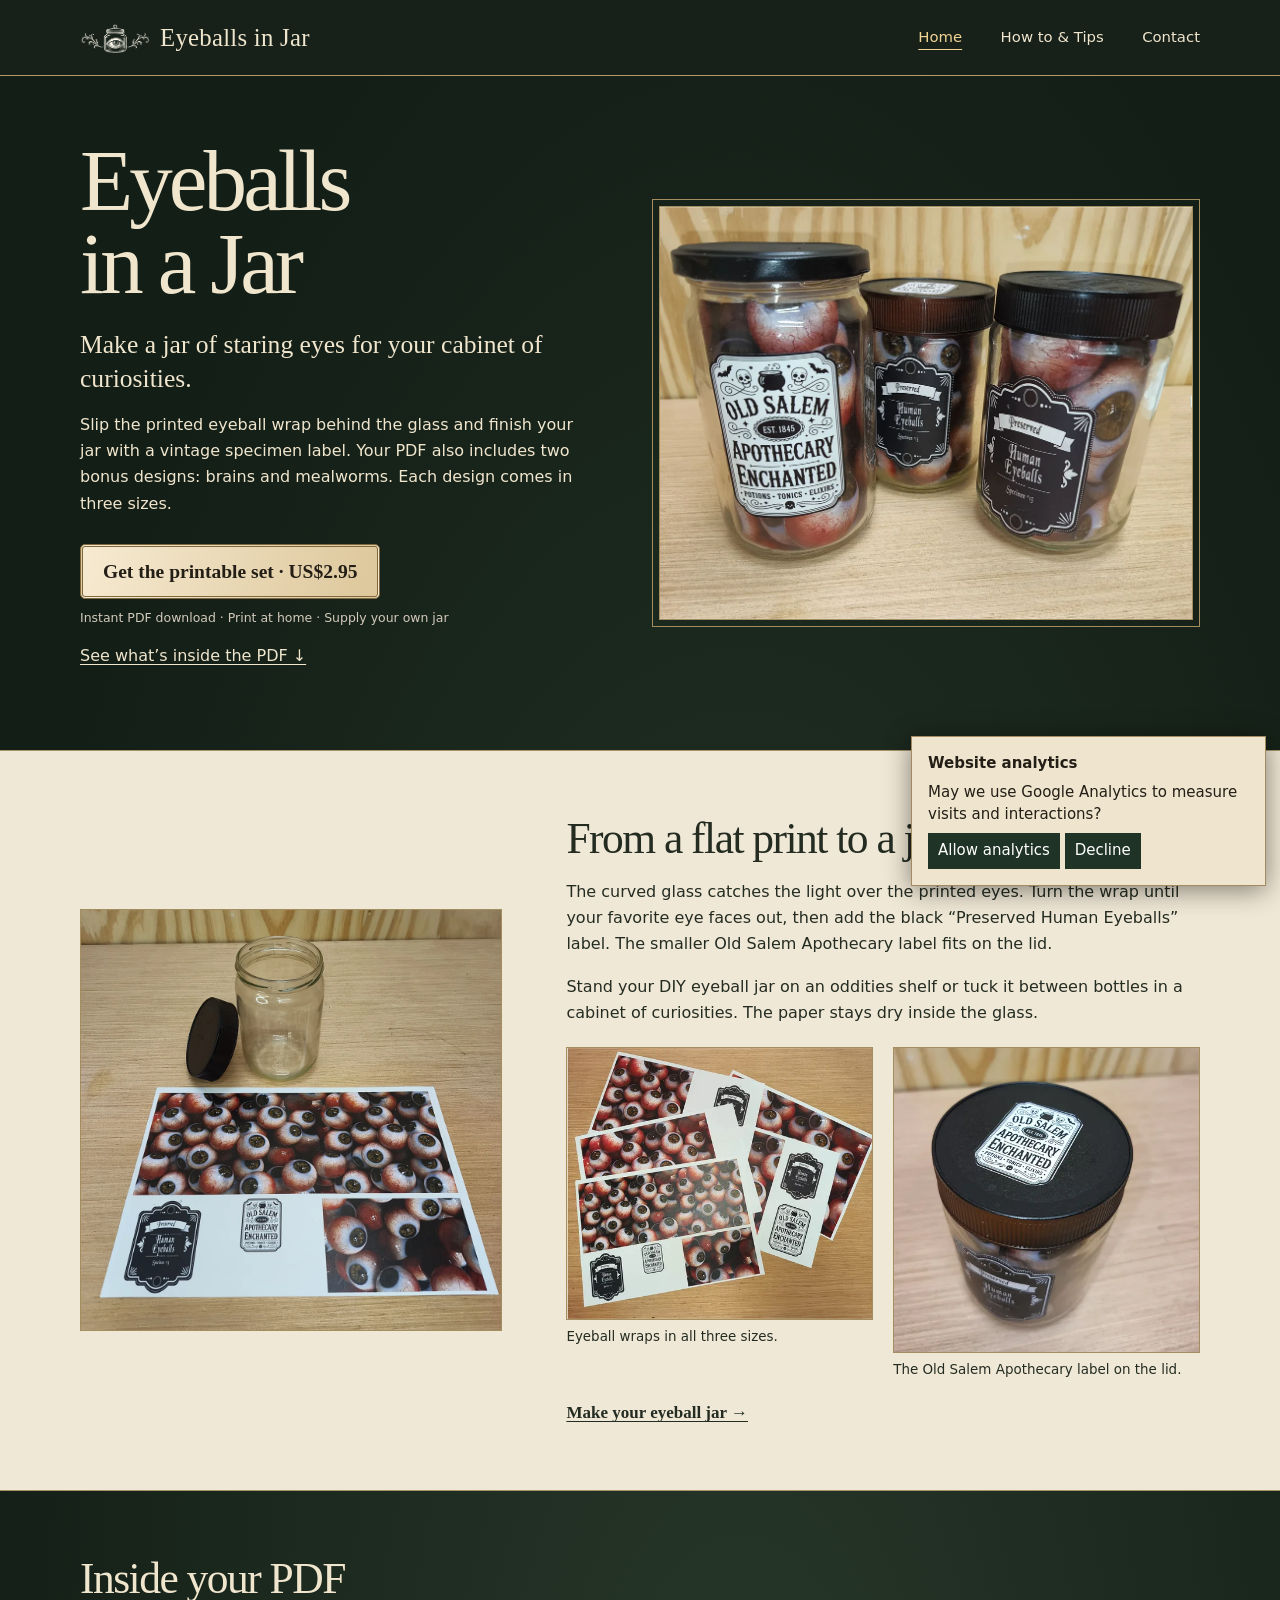
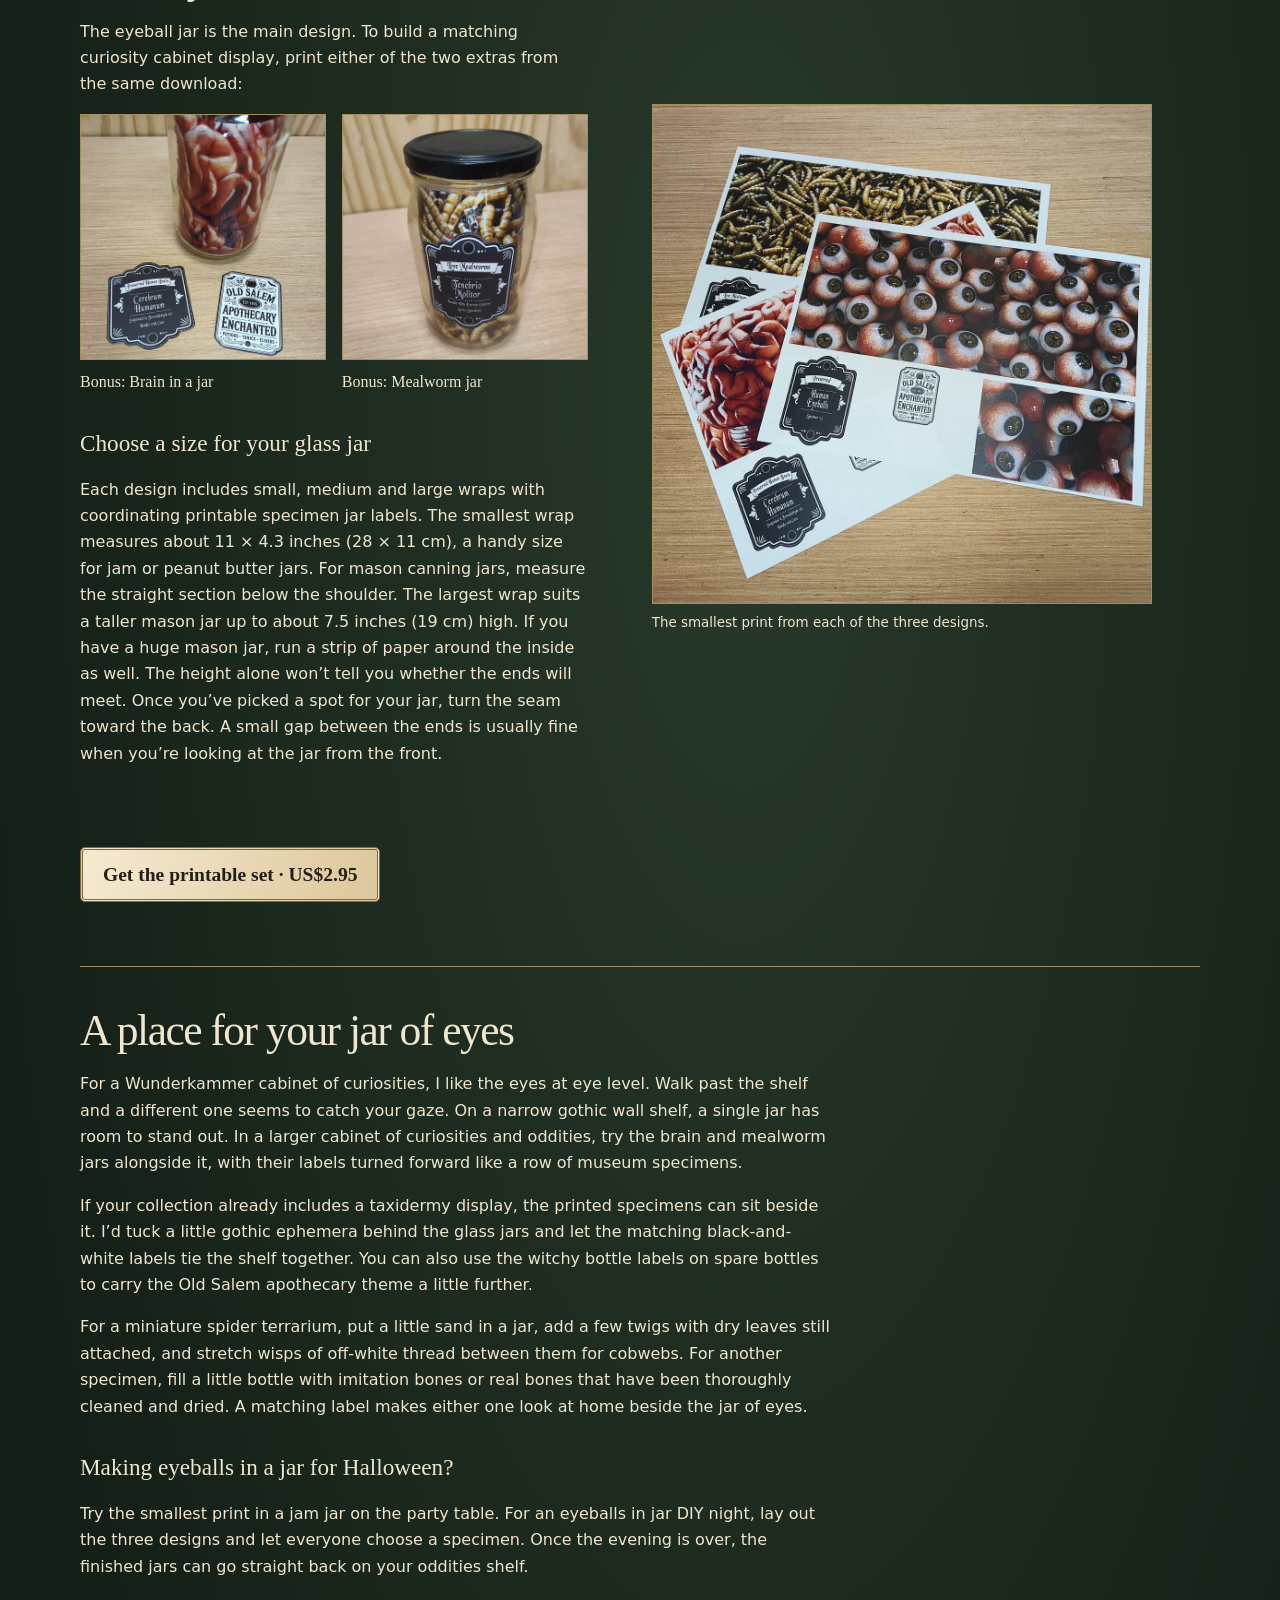
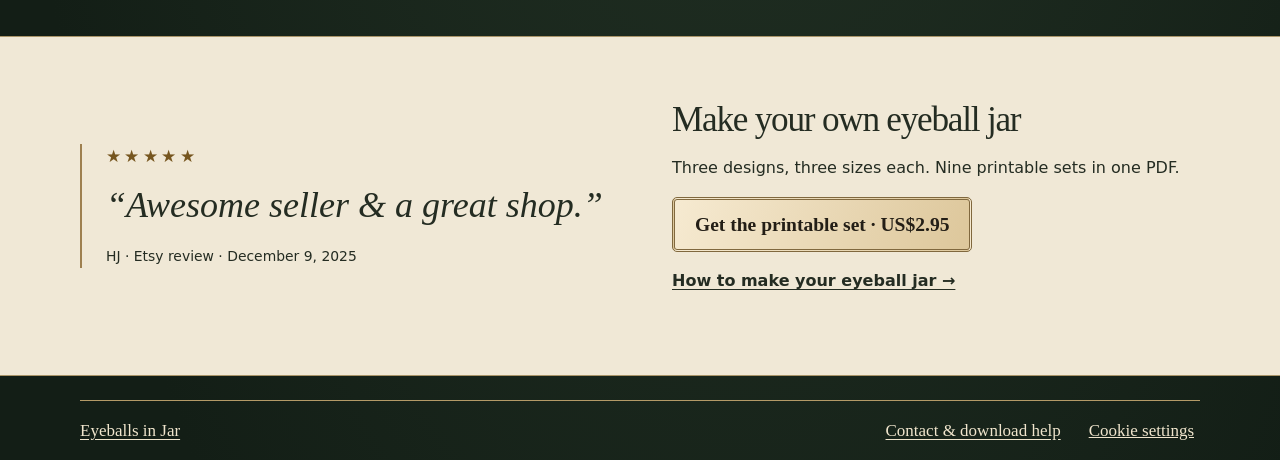
<file: index.html>
<!doctype html>
<html lang="en"><head><meta charset="utf-8"><meta name="viewport" content="width=device-width,initial-scale=1">
<title>Eyeballs in a Jar Printable | DIY Eyeball Jar & Bonus Designs</title><meta name="description" content="Make an eyeball jar for your cabinet of curiosities. Download printable wraps and apothecary labels in three sizes, plus brain and mealworm designs."><link rel="canonical" href="https://eyeballsinjar.com/">
<link rel="icon" href="/favicon.svg"><link rel="stylesheet" href="/cabinet/theme.css"><link rel="stylesheet" href="/cabinet/store.css"></head>
<body><header><div class="frame bar"><a class="brand" href="/"><img src="/cabinet/emblem.png" alt="">Eyeballs in Jar</a><nav aria-label="Main navigation"><a href="/" aria-current="page">Home</a><a href="/how-to">How to &amp; Tips</a><a href="/contact">Contact</a></nav></div></header>
<main>
<section class="frame opening" id="finished-jars"><div><h1>Eyeballs<br> in a Jar</h1>
<p class="lead">Make a jar of staring eyes for your cabinet of curiosities.</p>
<p>Slip the printed eyeball wrap behind the glass and finish your jar with a vintage specimen label. Your PDF also includes two bonus designs: brains and mealworms. Each design comes in three sizes.</p>
<button class="buy" type="button" data-buy>Get the printable set · US$2.95</button><small>Instant PDF download · Print at home · Supply your own jar</small><p><a href="#collection">See what’s inside the PDF ↓</a></p></div>
<figure><img src="/cabinet/photos/eyeball-jars-1080.webp" srcset="/cabinet/photos/eyeball-jars-520.webp 520w, /cabinet/photos/eyeball-jars-1080.webp 1080w" sizes="(max-width: 700px) 94vw, 50vw" width="1080" height="837" alt="Three glass jars filled with printed eyeball wraps and finished with black and white apothecary labels" fetchpriority="high"></figure></section>
<section class="paper"><div class="frame split"><figure><img src="/cabinet/photos/eyeball-wrap-and-jar-1080.webp" srcset="/cabinet/photos/eyeball-wrap-and-jar-520.webp 520w, /cabinet/photos/eyeball-wrap-and-jar-1080.webp 1080w" sizes="(max-width: 700px) 94vw, 50vw" width="1080" height="1080" alt="Empty jam jar beside the eyeball wrap, matching extension and two printable specimen jar labels" loading="lazy"></figure>
<div><h2>From a flat print to a jar of eyes</h2><p>The curved glass catches the light over the printed eyes. Turn the wrap until your favorite eye faces out, then add the black “Preserved Human Eyeballs” label. The smaller Old Salem Apothecary label fits on the lid.</p>
<p>Stand your DIY eyeball jar on an oddities shelf or tuck it between bottles in a cabinet of curiosities. The paper stays dry inside the glass.</p><div class="eye-details"><figure><img src="/cabinet/photos/eyeball-wrap-sizes-1080.webp" srcset="/cabinet/photos/eyeball-wrap-sizes-520.webp 520w, /cabinet/photos/eyeball-wrap-sizes-1080.webp 1080w" sizes="(max-width: 700px) 43vw, 240px" width="1080" height="961" alt="Eyeball jar print sheets showing different wrap sizes and black and white labels" loading="lazy"><figcaption>Eyeball wraps in all three sizes.</figcaption></figure><figure><img src="/cabinet/photos/apothecary-lid-label-1080.webp" srcset="/cabinet/photos/apothecary-lid-label-520.webp 520w, /cabinet/photos/apothecary-lid-label-1080.webp 1080w" sizes="(max-width: 700px) 43vw, 240px" width="1080" height="1080" alt="Old Salem Apothecary paper label on the black lid of the finished eyeball jar" loading="lazy"><figcaption>The Old Salem Apothecary label on the lid.</figcaption></figure></div><a href="/how-to">Make your eyeball jar →</a></div></div></section>
<section class="frame split includes" id="collection"><div><h2>Inside your PDF</h2><p>The eyeball jar is the main design. To build a matching curiosity cabinet display, print either of the two extras from the same download:</p>
<div class="extras"><figure><img src="/cabinet/photos/brain-jar-wrap-1080.webp" srcset="/cabinet/photos/brain-jar-wrap-520.webp 520w, /cabinet/photos/brain-jar-wrap-1080.webp 1080w" sizes="(max-width: 700px) 94vw, 50vw" width="1080" height="1080" alt="Brain in a jar prop with the Cerebrum Humanum label beside it" loading="lazy"><figcaption>Bonus: Brain in a jar</figcaption></figure><figure><img src="/cabinet/photos/mealworm-specimen-jar-1080.webp" srcset="/cabinet/photos/mealworm-specimen-jar-520.webp 520w, /cabinet/photos/mealworm-specimen-jar-1080.webp 1080w" sizes="(max-width: 700px) 94vw, 50vw" width="1080" height="1080" alt="Finished paper mealworm jar with a Tenebrio Molitor label" loading="lazy"><figcaption>Bonus: Mealworm jar</figcaption></figure></div>
<h3>Choose a size for your glass jar</h3><p>Each design includes small, medium and large wraps with coordinating printable specimen jar labels. The smallest wrap measures about 11 × 4.3 inches (28 × 11 cm), a handy size for jam or peanut butter jars. For mason canning jars, measure the straight section below the shoulder. The largest wrap suits a taller mason jar up to about 7.5 inches (19 cm) high. If you have a huge mason jar, run a strip of paper around the inside as well. The height alone won’t tell you whether the ends will meet. Once you’ve picked a spot for your jar, turn the seam toward the back. A small gap between the ends is usually fine when you’re looking at the jar from the front.</p></div>
<figure><img src="/cabinet/photos/printable-specimen-jar-set-1080.webp" srcset="/cabinet/photos/printable-specimen-jar-set-520.webp 520w, /cabinet/photos/printable-specimen-jar-set-1080.webp 1080w" sizes="(max-width: 700px) 94vw, 50vw" width="1080" height="1080" alt="The smallest eyeball, brain and mealworm designs printed together on three sheets" loading="lazy"><figcaption>The smallest print from each of the three designs.</figcaption></figure><div class="collection-buy"><button class="buy" type="button" data-buy>Get the printable set · US$2.95</button></div></section>
<section class="frame display-notes"><h2>A place for your jar of eyes</h2>
<p>For a Wunderkammer cabinet of curiosities, I like the eyes at eye level. Walk past the shelf and a different one seems to catch your gaze. On a narrow gothic wall shelf, a single jar has room to stand out. In a larger cabinet of curiosities and oddities, try the brain and mealworm jars alongside it, with their labels turned forward like a row of museum specimens.</p>
<p>If your collection already includes a taxidermy display, the printed specimens can sit beside it. I’d tuck a little gothic ephemera behind the glass jars and let the matching black-and-white labels tie the shelf together. You can also use the witchy bottle labels on spare bottles to carry the Old Salem apothecary theme a little further.</p><p>For a miniature spider terrarium, put a little sand in a jar, add a few twigs with dry leaves still attached, and stretch wisps of off-white thread between them for cobwebs. For another specimen, fill a little bottle with imitation bones or real bones that have been thoroughly cleaned and dried. A matching label makes either one look at home beside the jar of eyes.</p>
<h3>Making eyeballs in a jar for Halloween?</h3><p>Try the smallest print in a jam jar on the party table. For an eyeballs in jar DIY night, lay out the three designs and let everyone choose a specimen. Once the evening is over, the finished jars can go straight back on your oddities shelf.</p></section>
<section class="paper end"><div class="frame"><blockquote><span aria-label="5 out of 5 stars">★★★★★</span><p>“Awesome seller &amp; a great shop.”</p><cite>HJ · Etsy review · December 9, 2025</cite></blockquote><div><h2>Make your own eyeball jar</h2><p>Three designs, three sizes each. Nine printable sets in one PDF.</p><button class="buy" type="button" data-buy>Get the printable set · US$2.95</button><p><a href="/how-to">How to make your eyeball jar →</a></p></div></div></section></main><footer class="frame"><a href="/">Eyeballs in Jar</a><a href="/contact.html">Contact &amp; download help</a><button id="cookie-settings">Cookie settings</button></footer><aside id="analytics-choice" aria-label="Analytics preferences" hidden><strong>Website analytics</strong><p>May we use Google Analytics to measure visits and interactions?</p><button data-accept>Allow analytics</button> <button data-decline>Decline</button></aside><script defer src="/analytics.js"></script>
<script defer src="https://cdn.paddle.com/paddle/v2/paddle.js"></script><script defer src="/jar-shop.js"></script></body></html>
</file>
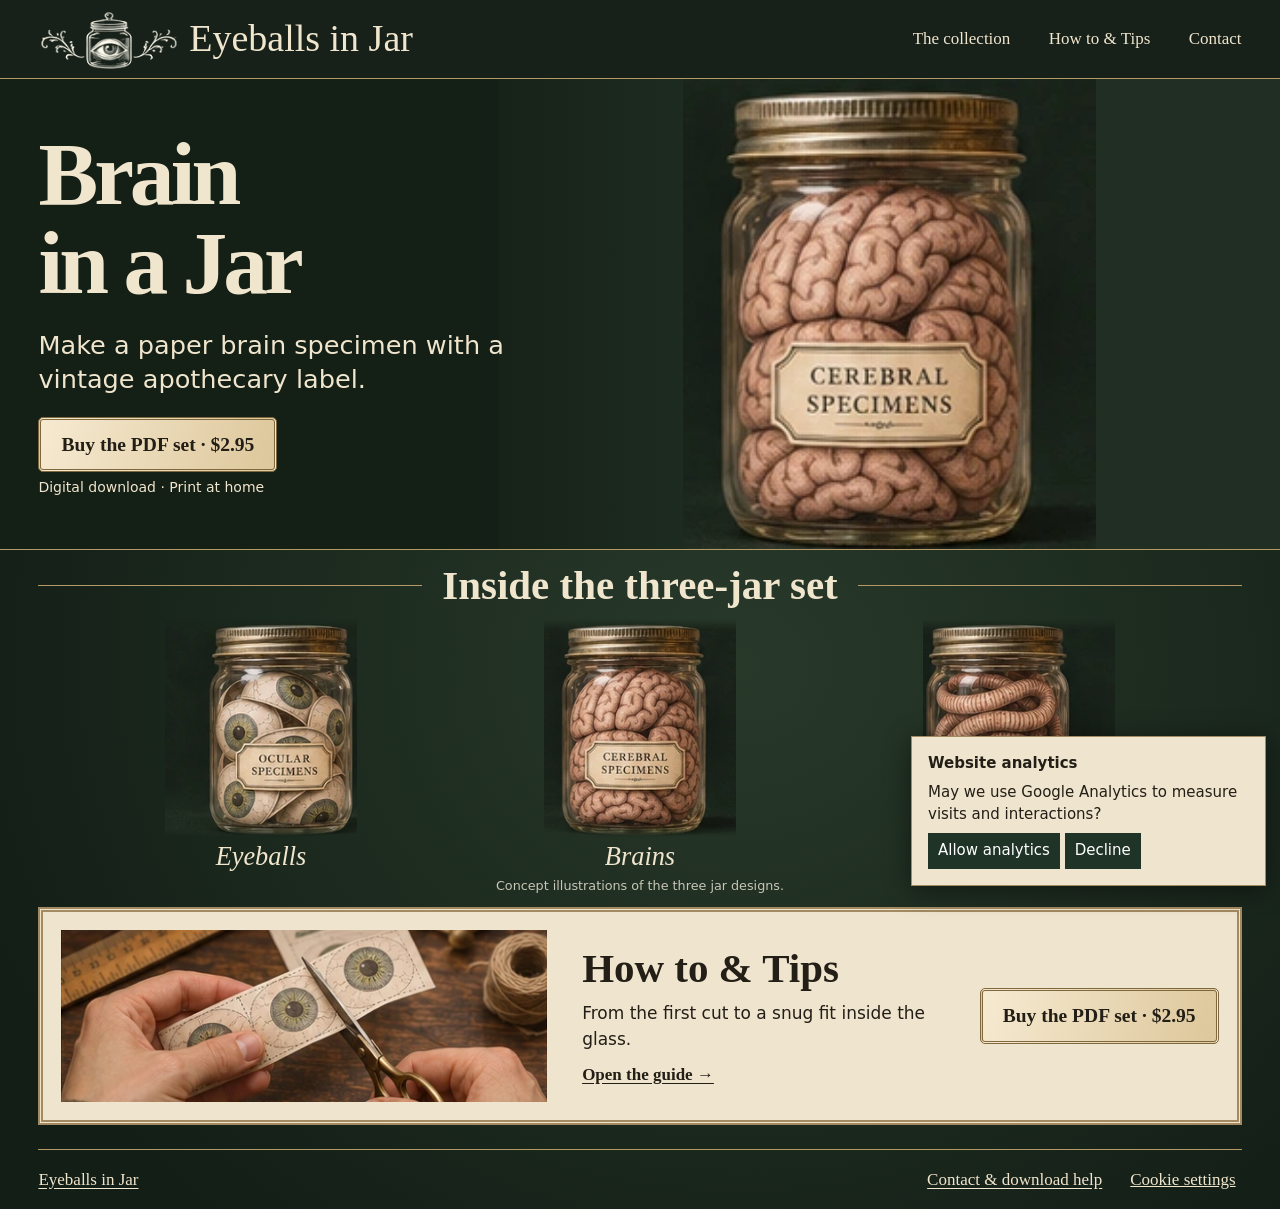
<file: brain-in-a-jar.html>
<!doctype html>
<html lang="en"><head><meta charset="utf-8"><meta name="viewport" content="width=device-width,initial-scale=1"><meta name="robots" content="noindex"><title>Brain in a Jar | Eyeballs in Jar</title><link rel="icon" href="/favicon.svg"><link rel="stylesheet" href="/cabinet/theme.css"></head><body>
<header><div class="frame bar"><a class="brand" href="/"><img src="/cabinet/emblem.png" alt="">Eyeballs in Jar</a><nav aria-label="Main navigation"><a href="/#collection">The collection</a><a href="/how-to.html">How to &amp; Tips</a><a href="/contact.html">Contact</a></nav></div></header>
<main><section class="hero brainhero"><img src="/cabinet/brain.webp" alt="Illustrated brain jar"><div class="frame"><div class="hero-copy"><h1>Brain<br> in a Jar</h1><p>Make a paper brain specimen with a vintage apothecary label.</p><button class="buy" type="button" data-buy>Buy the PDF set · $2.95</button><small>Digital download · Print at home</small></div></div></section><section id="collection" class="collection frame"><h2>Inside the three-jar set</h2><div class="jars"><a href="/"><img src="/cabinet/eyes.webp" alt="Eyeballs jar concept illustration"><span>Eyeballs</span></a><a href="/brain-in-a-jar.html"><img src="/cabinet/brain.webp" alt="Brains jar concept illustration"><span>Brains</span></a><div><img src="/cabinet/worms.webp" alt="Worms jar concept illustration"><span>Worms</span></div></div><p class="caption">Concept illustrations of the three jar designs.</p></section><aside class="guide frame"><img src="/cabinet/worktable.webp" alt="Illustration of a paper specimen being cut at a worktable"><div><h2>How to &amp; Tips</h2><p>From the first cut to a snug fit inside the glass.</p><a href="/how-to.html">Open the guide →</a></div><div><button class="buy" type="button" data-buy>Buy the PDF set · $2.95</button></div></aside></main><footer class="frame"><a href="/">Eyeballs in Jar</a><a href="/contact.html">Contact &amp; download help</a><button id="cookie-settings">Cookie settings</button></footer><aside id="analytics-choice" aria-label="Analytics preferences" hidden><strong>Website analytics</strong><p>May we use Google Analytics to measure visits and interactions?</p><button data-accept>Allow analytics</button> <button data-decline>Decline</button></aside><script defer src="analytics.js"></script>
<script defer src="https://cdn.paddle.com/paddle/v2/paddle.js"></script><script defer src="/jar-shop.js"></script></body></html>
</file>
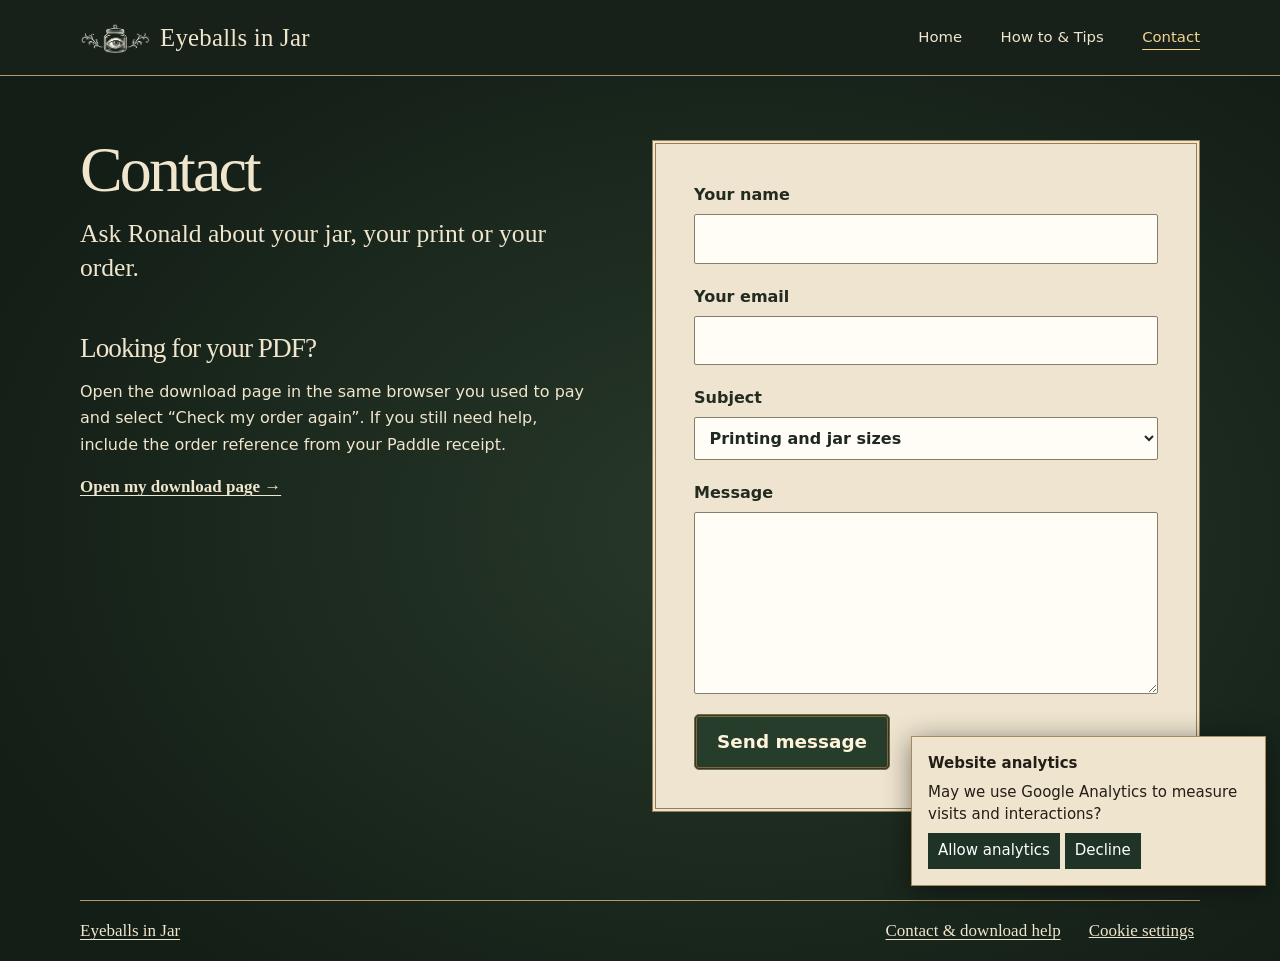
<file: contact.html>
<!doctype html>
<html lang="en"><head><meta charset="utf-8"><meta name="viewport" content="width=device-width,initial-scale=1">
<title>Contact & Download Help | Eyeballs in Jar</title><meta name="description" content="Ask about jar sizes, printing the eyeball wrap or downloading your printable set."><link rel="canonical" href="https://eyeballsinjar.com/contact">
<link rel="icon" href="/favicon.svg"><link rel="stylesheet" href="/cabinet/theme.css"><link rel="stylesheet" href="/cabinet/store.css"></head>
<body><header><div class="frame bar"><a class="brand" href="/"><img src="/cabinet/emblem.png" alt="">Eyeballs in Jar</a><nav aria-label="Main navigation"><a href="/">Home</a><a href="/how-to">How to &amp; Tips</a><a href="/contact" aria-current="page">Contact</a></nav></div></header>
<main>
<section class="frame help"><div><h1>Contact</h1><p class="lead">Ask Ronald about your jar, your print or your order.</p><h2>Looking for your PDF?</h2><p>Open the download page in the same browser you used to pay and select “Check my order again”. If you still need help, include the order reference from your Paddle receipt.</p><a href="/jar-download.html">Open my download page →</a></div>
<form id="contact" method="post" action="https://api.web3forms.com/submit"><input type="hidden" name="access_key" value="fd8f6623-57c8-4db3-bf34-d246040c35b7"><input type="hidden" name="subject" value="Eyeballs in Jar · Website enquiry"><input type="hidden" name="from_name" value="Eyeballs in Jar"><label>Your name<input required name="name" maxlength="120" autocomplete="name"></label><label>Your email<input required type="email" name="email" maxlength="254" autocomplete="email"></label><label>Subject<select name="topic"><option>Printing and jar sizes</option><option>Payment or download help</option><option>Other question</option></select></label><label>Message<textarea required name="message" maxlength="3000" rows="6"></textarea></label><div hidden><label>Website<input type="checkbox" name="botcheck" tabindex="-1" autocomplete="off"></label></div><button class="buy">Send message</button><p role="status" id="sent"></p></form></section></main><footer class="frame"><a href="/">Eyeballs in Jar</a><a href="/contact.html">Contact &amp; download help</a><button id="cookie-settings">Cookie settings</button></footer><aside id="analytics-choice" aria-label="Analytics preferences" hidden><strong>Website analytics</strong><p>May we use Google Analytics to measure visits and interactions?</p><button data-accept>Allow analytics</button> <button data-decline>Decline</button></aside><script defer src="/analytics.js"></script>
<script defer src="/cabinet/contact.js"></script></body></html>
</file>
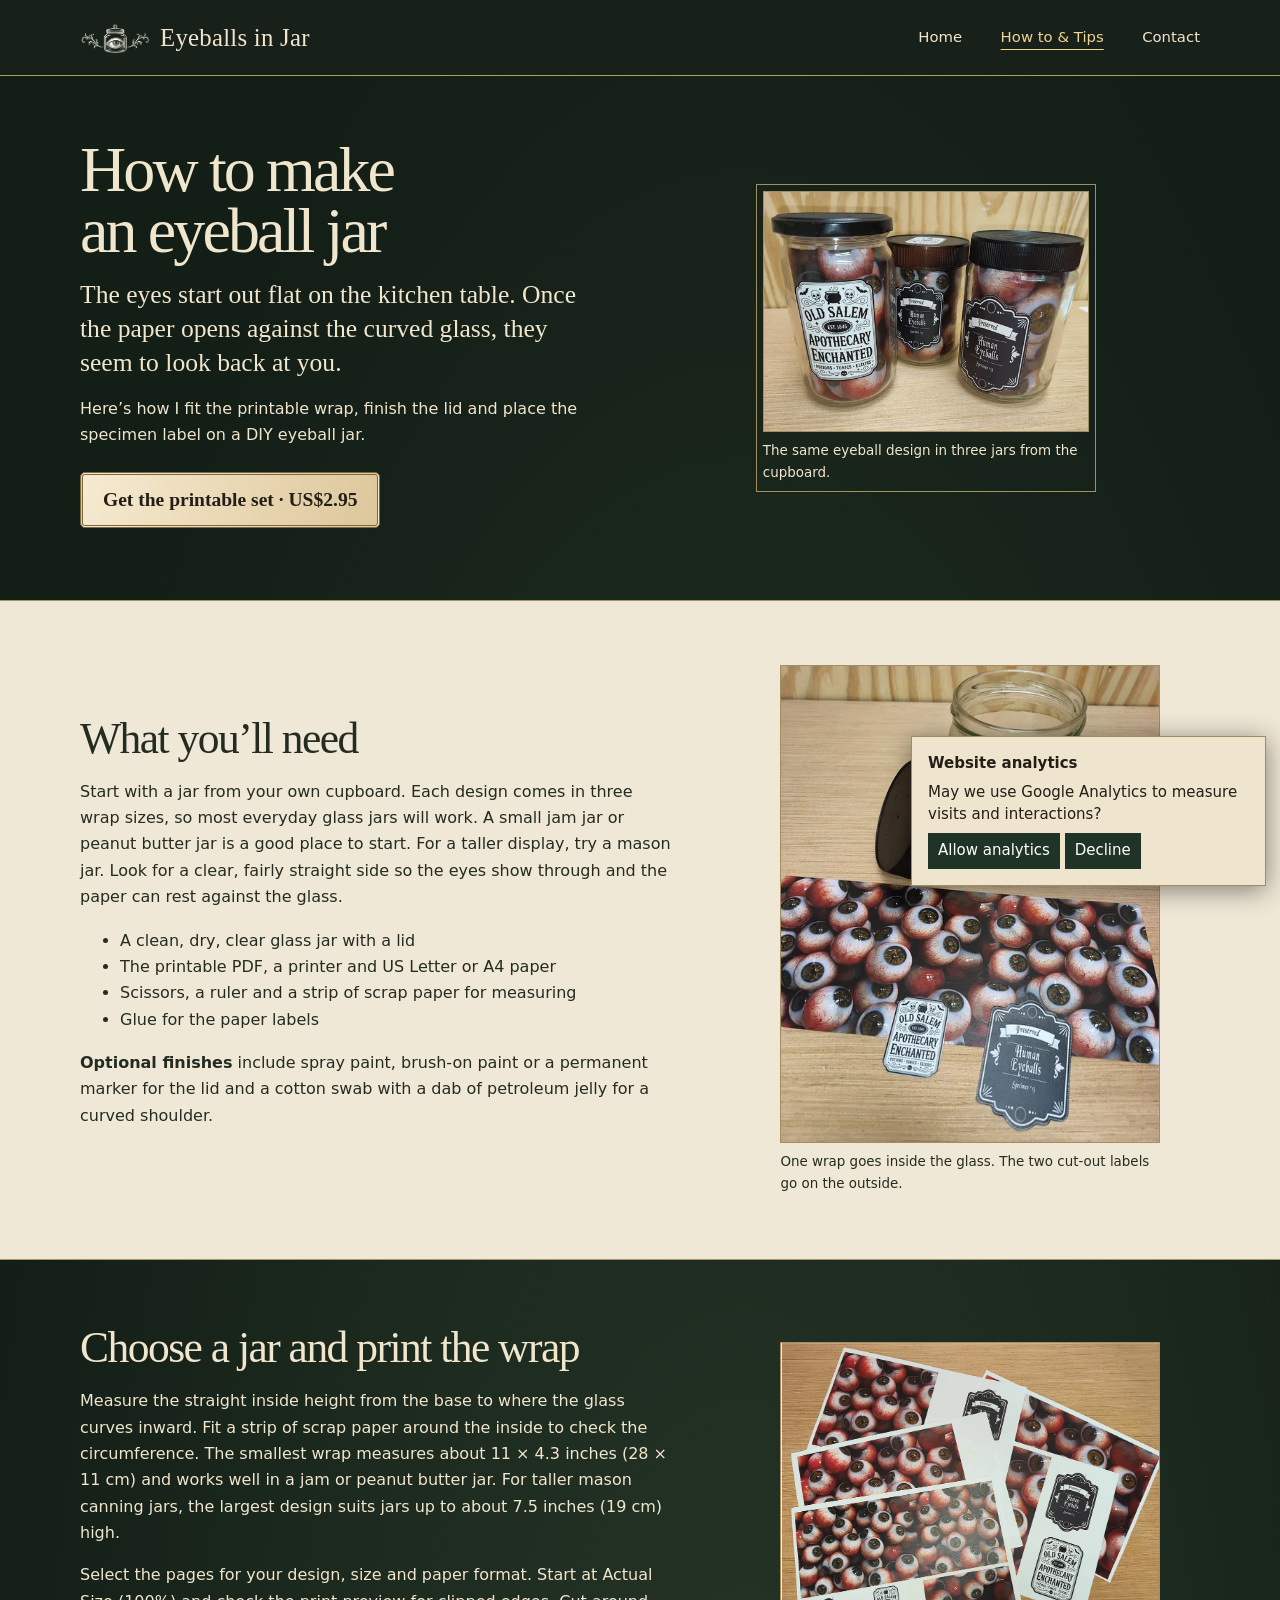
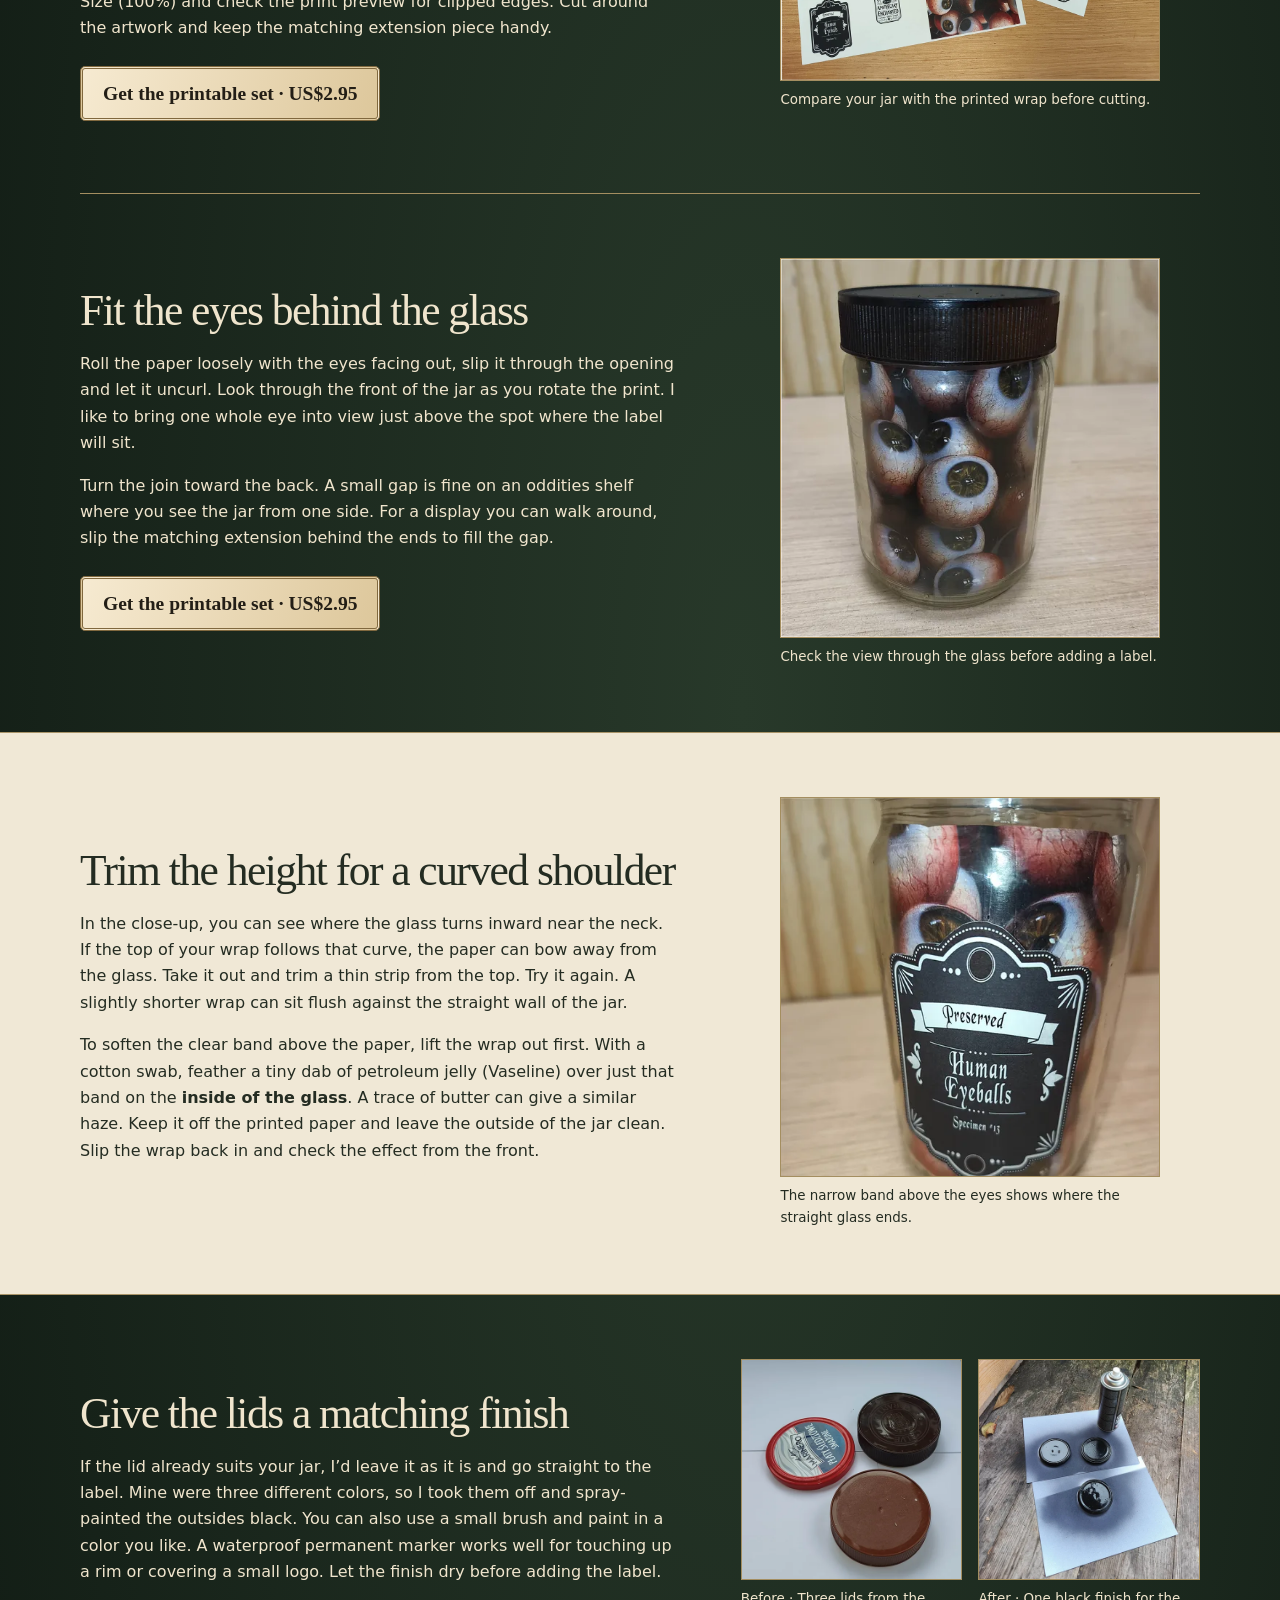
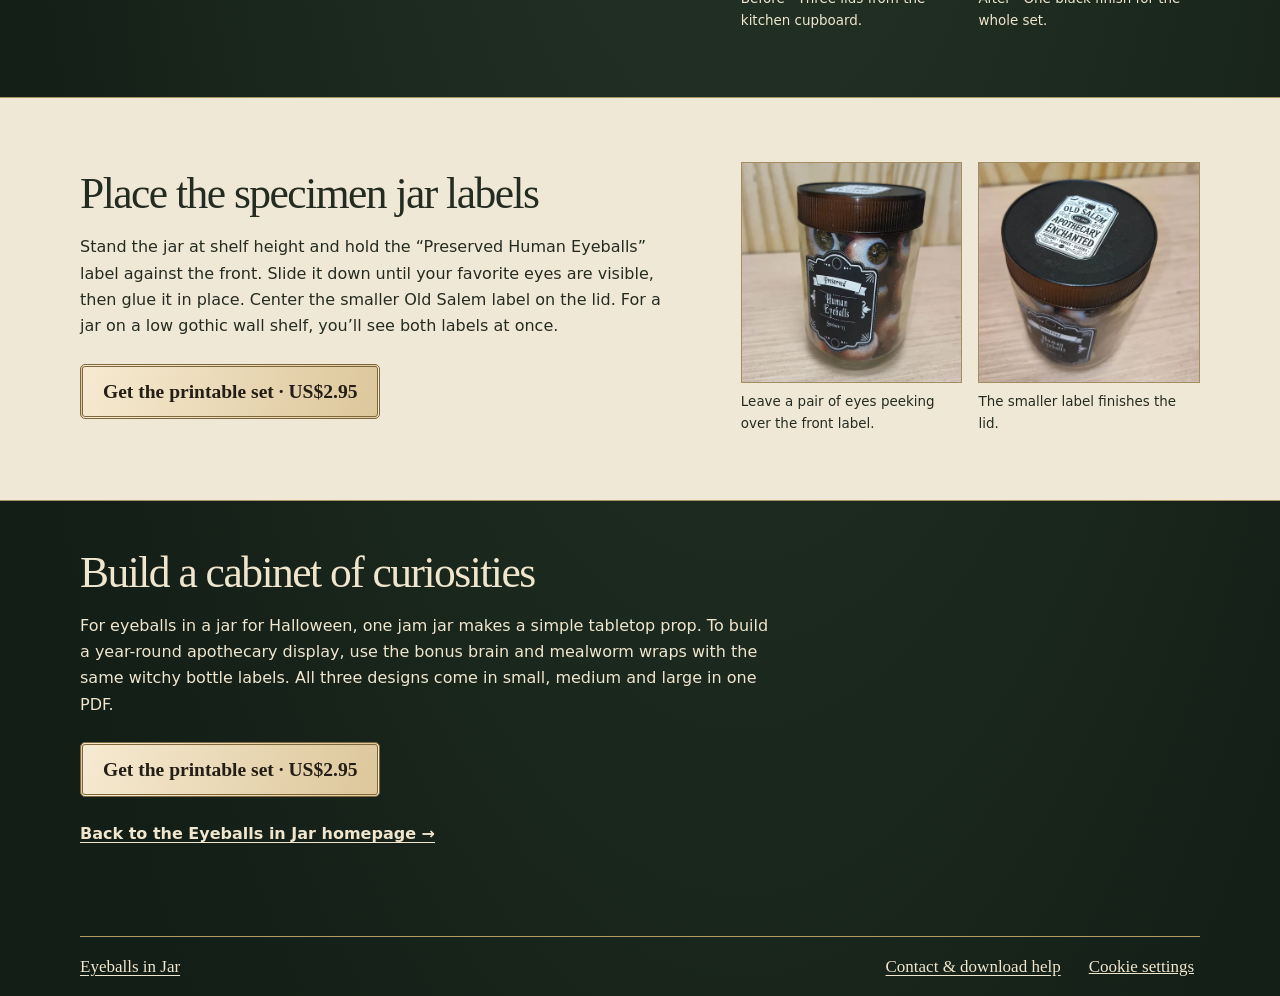
<file: how-to.html>
<!doctype html>
<html lang="en"><head><meta charset="utf-8"><meta name="viewport" content="width=device-width,initial-scale=1">
<title>How to Make a DIY Eyeball Jar | Printing & Fitting Guide</title><meta name="description" content="Choose a jar, print an eyeball wrap and fit the paper behind glass. A practical guide to making a faux wet specimen for your curiosity cabinet."><link rel="canonical" href="https://eyeballsinjar.com/how-to">
<link rel="icon" href="/favicon.svg"><link rel="stylesheet" href="/cabinet/theme.css"><link rel="stylesheet" href="/cabinet/store.css"></head>
<body><header><div class="frame bar"><a class="brand" href="/"><img src="/cabinet/emblem.png" alt="">Eyeballs in Jar</a><nav aria-label="Main navigation"><a href="/">Home</a><a href="/how-to" aria-current="page">How to &amp; Tips</a><a href="/contact">Contact</a></nav></div></header>
<main class="photo-guide">
<section class="frame opening inner"><div><h1>How to make an eyeball jar</h1><p class="lead">The eyes start out flat on the kitchen table. Once the paper opens against the curved glass, they seem to look back at you.</p><p>Here’s how I fit the printable wrap, finish the lid and place the specimen label on a DIY eyeball jar.</p><button class="buy" type="button" data-buy>Get the printable set · US$2.95</button></div><figure><img src="/cabinet/photos/eyes-website-how-6-960.webp" srcset="/cabinet/photos/eyes-website-how-6-520.webp 520w, /cabinet/photos/eyes-website-how-6-960.webp 960w" sizes="(max-width: 700px) 90vw, 380px" width="960" height="709" fetchpriority="high" alt="Three different glass jars fitted with eyeball prints and apothecary labels"><figcaption>The same eyeball design in three jars from the cupboard.</figcaption></figure></section>
<section class="paper"><div class="frame guide-row"><div><h2>What you’ll need</h2><p>Start with a jar from your own cupboard. Each design comes in three wrap sizes, so most everyday glass jars will work. A small jam jar or peanut butter jar is a good place to start. For a taller display, try a mason jar. Look for a clear, fairly straight side so the eyes show through and the paper can rest against the glass.</p><ul><li>A clean, dry, clear glass jar with a lid</li><li>The printable PDF, a printer and US Letter or A4 paper</li><li>Scissors, a ruler and a strip of scrap paper for measuring</li><li>Glue for the paper labels</li></ul><p><strong>Optional finishes</strong> include spray paint, brush-on paint or a permanent marker for the lid and a cotton swab with a dab of petroleum jelly for a curved shoulder.</p></div><figure><img src="/cabinet/photos/eyes-website-how-1-960.webp" srcset="/cabinet/photos/eyes-website-how-1-520.webp 520w, /cabinet/photos/eyes-website-how-1-960.webp 960w" sizes="(max-width: 700px) 90vw, 380px" width="960" height="1208" loading="lazy" alt="Empty jar with its lid, trimmed eyeball wrap and two paper labels"><figcaption>One wrap goes inside the glass. The two cut-out labels go on the outside.</figcaption></figure></div></section>
<div class="frame"><section class="guide-row"><div><h2>Choose a jar and print the wrap</h2><p>Measure the straight inside height from the base to where the glass curves inward. Fit a strip of scrap paper around the inside to check the circumference. The smallest wrap measures about 11 × 4.3 inches (28 × 11 cm) and works well in a jam or peanut butter jar. For taller mason canning jars, the largest design suits jars up to about 7.5 inches (19 cm) high.</p><p>Select the pages for your design, size and paper format. Start at Actual Size (100%) and check the print preview for clipped edges. Cut around the artwork and keep the matching extension piece handy.</p><button class="buy" type="button" data-buy>Get the printable set · US$2.95</button></div><figure><img src="/cabinet/photos/eyeball-wrap-sizes-1080.webp" loading="lazy" width="1080" height="961" alt="Printed eyeball wrap sheets in three sizes"><figcaption>Compare your jar with the printed wrap before cutting.</figcaption></figure></section>
<section class="guide-row"><div><h2>Fit the eyes behind the glass</h2><p>Roll the paper loosely with the eyes facing out, slip it through the opening and let it uncurl. Look through the front of the jar as you rotate the print. I like to bring one whole eye into view just above the spot where the label will sit.</p><p>Turn the join toward the back. A small gap is fine on an oddities shelf where you see the jar from one side. For a display you can walk around, slip the matching extension behind the ends to fill the gap.</p><button class="buy" type="button" data-buy>Get the printable set · US$2.95</button></div><figure><img src="/cabinet/photos/eyes-website-how-2-960.webp" srcset="/cabinet/photos/eyes-website-how-2-520.webp 520w, /cabinet/photos/eyes-website-how-2-960.webp 960w" sizes="(max-width: 700px) 90vw, 380px" width="960" height="960" loading="lazy" alt="Printed eyeballs behind the glass before the front label is applied"><figcaption>Check the view through the glass before adding a label.</figcaption></figure></section></div>
<section class="paper"><div class="frame guide-row"><div><h2>Trim the height for a curved shoulder</h2><p>In the close-up, you can see where the glass turns inward near the neck. If the top of your wrap follows that curve, the paper can bow away from the glass. Take it out and trim a thin strip from the top. Try it again. A slightly shorter wrap can sit flush against the straight wall of the jar.</p><p>To soften the clear band above the paper, lift the wrap out first. With a cotton swab, feather a tiny dab of petroleum jelly (Vaseline) over just that band on the <strong>inside of the glass</strong>. A trace of butter can give a similar haze. Keep it off the printed paper and leave the outside of the jar clean. Slip the wrap back in and check the effect from the front.</p></div><figure><img src="/cabinet/photos/eyes-website-how-5-960.webp" srcset="/cabinet/photos/eyes-website-how-5-520.webp 520w, /cabinet/photos/eyes-website-how-5-960.webp 960w" sizes="(max-width: 700px) 90vw, 380px" width="960" height="960" loading="lazy" alt="Top edge of the paper wrap just below the inward curve of the glass"><figcaption>The narrow band above the eyes shows where the straight glass ends.</figcaption></figure></div></section>
<section class="frame guide-row"><div><h2>Give the lids a matching finish</h2><p>If the lid already suits your jar, I’d leave it as it is and go straight to the label. Mine were three different colors, so I took them off and spray-painted the outsides black. You can also use a small brush and paint in a color you like. A waterproof permanent marker works well for touching up a rim or covering a small logo. Let the finish dry before adding the label.</p></div><div class="lid-pair"><figure><img src="/cabinet/photos/lids-before-520.webp" srcset="/cabinet/photos/lids-before-520.webp 520w, /cabinet/photos/lids-before-1080.webp 1080w" sizes="(max-width: 700px) 44vw, 320px" width="520" height="520" loading="lazy" alt="Three reused jar lids in red and brown before painting"><figcaption>Before · Three lids from the kitchen cupboard.</figcaption></figure><figure><img src="/cabinet/photos/lids-after-520.webp" srcset="/cabinet/photos/lids-after-520.webp 520w, /cabinet/photos/lids-after-1080.webp 1080w" sizes="(max-width: 700px) 44vw, 320px" width="520" height="520" loading="lazy" alt="The same three lids freshly painted black beside the spray can"><figcaption>After · One black finish for the whole set.</figcaption></figure></div></section>
<section class="paper"><div class="frame guide-row"><div><h2>Place the specimen jar labels</h2><p>Stand the jar at shelf height and hold the “Preserved Human Eyeballs” label against the front. Slide it down until your favorite eyes are visible, then glue it in place. Center the smaller Old Salem label on the lid. For a jar on a low gothic wall shelf, you’ll see both labels at once.</p><button class="buy" type="button" data-buy>Get the printable set · US$2.95</button></div><div class="lid-pair"><figure><img src="/cabinet/photos/eyes-website-how-3-960.webp" srcset="/cabinet/photos/eyes-website-how-3-520.webp 520w, /cabinet/photos/eyes-website-how-3-960.webp 960w" sizes="(max-width: 700px) 90vw, 380px" width="960" height="960" loading="lazy" alt="Finished eyeball jar with the black specimen label on the front"><figcaption>Leave a pair of eyes peeking over the front label.</figcaption></figure><figure><img src="/cabinet/photos/eyes-website-how-4-960.webp" srcset="/cabinet/photos/eyes-website-how-4-520.webp 520w, /cabinet/photos/eyes-website-how-4-960.webp 960w" sizes="(max-width: 700px) 90vw, 380px" width="960" height="960" loading="lazy" alt="Old Salem Apothecary label centered on a dark screw lid"><figcaption>The smaller label finishes the lid.</figcaption></figure></div></div></section>
<section class="frame guide-end"><h2>Build a cabinet of curiosities</h2><p>For eyeballs in a jar for Halloween, one jam jar makes a simple tabletop prop. To build a year-round apothecary display, use the bonus brain and mealworm wraps with the same witchy bottle labels. All three designs come in small, medium and large in one PDF.</p><button class="buy" type="button" data-buy>Get the printable set · US$2.95</button><p><a href="/">Back to the Eyeballs in Jar homepage →</a></p></section></main><footer class="frame"><a href="/">Eyeballs in Jar</a><a href="/contact.html">Contact &amp; download help</a><button id="cookie-settings">Cookie settings</button></footer><aside id="analytics-choice" aria-label="Analytics preferences" hidden><strong>Website analytics</strong><p>May we use Google Analytics to measure visits and interactions?</p><button data-accept>Allow analytics</button> <button data-decline>Decline</button></aside><script defer src="/analytics.js"></script>
<script defer src="https://cdn.paddle.com/paddle/v2/paddle.js"></script><script defer src="/jar-shop.js"></script></body></html>
</file>
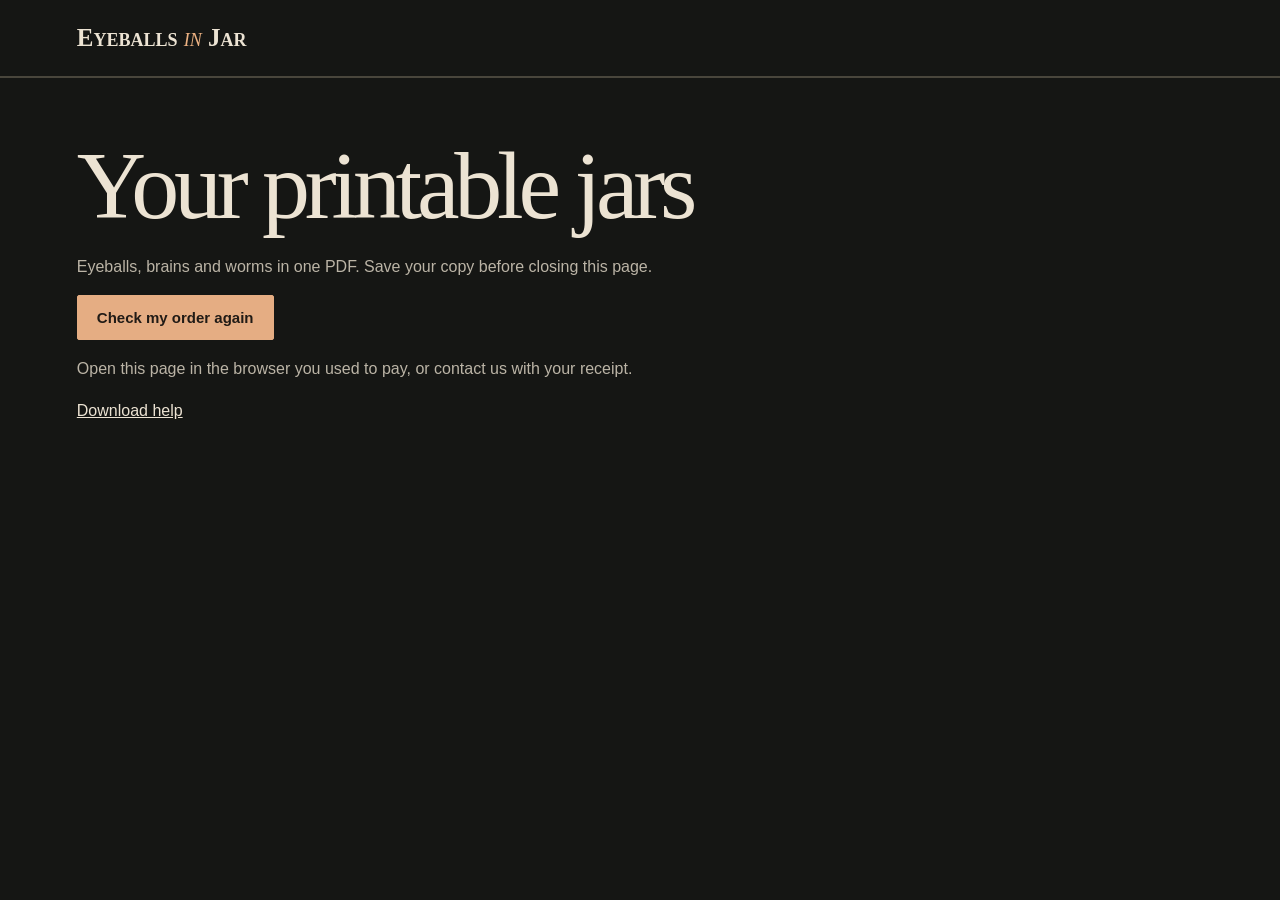
<file: jar-download.html>
<!doctype html>
<html lang="en"><head><meta charset="utf-8"><meta name="viewport" content="width=device-width,initial-scale=1"><meta name="robots" content="noindex"><title>Your printable jars | Eyeballs in Jar</title><link rel="stylesheet" href="/style.css"></head>
<body><header><a class="brand" href="/">Eyeballs <i>in</i> Jar</a></header><main><section>
<h1>Your printable jars</h1><p>Eyeballs, brains and worms in one PDF. Save your copy before closing this page.</p>
<a id="file" download="printable-specimen-jars.pdf" hidden>Download your PDF</a><button id="download" hidden>Check my order again</button><p id="status" role="status"></p><a href="/contact.html">Download help</a>
</section></main><script>
const button = document.querySelector("#download");
const statusText = document.querySelector("#status");
async function verify() {
  button.hidden = true;
  button.disabled = true;
  statusText.textContent = "Checking your order…";
  try {
    const receipt = JSON.parse(localStorage.getItem("jar-receipt"));
    const proof = receipt && localStorage.getItem("jar-proof-" + receipt.claim);
    if (!proof) throw Error("Open this page in the browser you used to pay, or contact us with your receipt.");
    const pauses = [0, 2000, 4000, 8000, 16000];
    for (const [i, delay] of pauses.entries()) {
      if (delay) await new Promise(resolve => setTimeout(resolve, delay));
      statusText.textContent = "Checking payment and preparing your PDF (" + (i + 1) + " of 5)…";
      let response;
      let blob;
      try {
        response = await fetch("/api/download", {
          method: "POST", body: new URLSearchParams({ transaction: receipt.id, proof }),
          signal: AbortSignal.timeout(60000)
        });
        if (response.ok && response.headers.get("Content-Type")?.includes("application/pdf")) blob = await response.blob();
      } catch { /* A temporary connection failure can be retried. */ }
      if (blob) {
        const link = document.querySelector("#file");
        link.href = URL.createObjectURL(blob);
        link.hidden = false;
        statusText.textContent = "Payment confirmed. Click Download your PDF to save your printable set.";
        return;
      }
      if (response && [400, 403, 405, 410].includes(response.status)) throw Error(await response.text());
    }
    throw Error("Your download is not ready yet. Check again here or contact us with your receipt. You do not need to pay again.");
  } catch (error) {
    button.hidden = false;
    statusText.textContent = error.message || "Please try again or contact us with your receipt.";
  } finally {
    button.disabled = false;
  }
}
button.onclick = verify;
verify();
</script></body></html>
</file>
<file: cabinet/theme.css>
:root{color-scheme:dark;--paper:#f0e5cd;--gold:#b49a67;--green:#162319;--ink:#231e16}*{box-sizing:border-box}body{margin:0;background:radial-gradient(ellipse at 58% 55%,#28392a,#131e16 78%);color:var(--paper);font:17px/1.5 Georgia,serif}a{color:inherit;text-underline-offset:.2em}button{cursor:pointer;font:inherit}img{display:block;max-width:100%}.frame{width:min(94%,1240px);margin:auto}header{border-bottom:1px solid var(--gold);background:#172119}.bar,nav,.brand,footer{display:flex;align-items:center}.bar{justify-content:space-between;min-height:78px}.brand{gap:10px;font-size:clamp(23px,3vw,38px)}.brand img{width:clamp(80px,11vw,145px)}.brand,nav a{text-decoration:none}nav{gap:clamp(16px,3vw,40px)}a:hover{text-decoration:underline}.hero{position:relative;isolation:isolate;overflow:hidden;border-bottom:1px solid var(--gold);background:#131e16}.hero>img{position:absolute;right:0;width:61%;height:100%;object-fit:cover;object-position:center;z-index:-2}.hero:after{content:"";position:absolute;inset:0;z-index:-1;background:linear-gradient(90deg,#141f16 33%,transparent 59%)}.brainhero>img{object-fit:contain;background:#202e23}.hero-copy{max-width:46%;padding:clamp(28px,4vw,65px) 0}.hero h1,.manual h1{font-size:clamp(56px,7vw,105px);line-height:.99;letter-spacing:-.045em;margin:0}.hero p,.guide p,.manual p,small,.caption{font-family:system-ui,sans-serif}.hero p{font-size:clamp(18px,2vw,28px);line-height:1.35;max-width:24em;margin:20px 0}.buy{background:linear-gradient(110deg,#f6ead1,#ddc79b);border:3px double #80683e;border-radius:5px;padding:10px 20px;color:var(--ink);font-weight:bold;font-size:1.15em}.buy:hover{background:#fff3dc}small{display:block;margin-top:5px;font-size:14px}.collection{text-align:center;padding:12px 0}.collection h2,.guide h2,.manual h2{font-size:clamp(26px,3.2vw,44px);line-height:1.15;margin:0}.collection h2{display:flex;align-items:center;gap:20px}.collection h2:before,.collection h2:after{content:"";height:1px;background:var(--gold);flex:1}.jars{display:flex;justify-content:space-evenly;margin-top:10px}.jars>*{width:26%;text-decoration:none}.jars img{height:clamp(150px,17vw,230px);width:100%;object-fit:contain;mask-image:linear-gradient(to right,transparent,#000 10%,#000 90%,transparent),linear-gradient(to bottom,transparent,#000 5%,#000 95%,transparent);mask-composite:intersect}.jars span{font-style:italic;font-size:1.55em}.caption{margin:0;font-size:.75em;color:#c8c7b7}.guide,.guidehead{display:grid;align-items:center;gap:3%;padding:18px}.guide{grid-template-columns:42% 1fr auto;background:#efe4ce;color:var(--ink);border:5px double #a38a60}.guide img{width:100%}.guide p{margin:.55em 0}.guide a,.manual>a{font-weight:bold}footer{gap:22px;border-top:1px solid var(--gold);margin:24px auto 0!important;padding:16px 0;flex-wrap:wrap}footer>a:first-child{margin-right:auto}footer button{background:none;color:inherit;border:0;text-decoration:underline}.manual{padding:35px 0 45px}.guidehead{grid-template-columns:1fr 42%;border-bottom:1px solid var(--gold)}.manual ol{max-width:750px;margin:30px auto;padding-left:30px}.manual li{padding:16px 0;border-bottom:1px solid #5c624c}.manual h2{font-size:1.7em}.manual p{max-width:60ch}.manual li::marker{color:#d3b785}.manual>a{display:block;text-align:center}#analytics-choice{position:fixed;z-index:9;bottom:14px;right:14px;width:min(355px,92vw);padding:16px;background:#efe4ce;color:var(--ink);box-shadow:0 4px 25px #0007;border:1px solid #a38a60;font:15px/1.45 system-ui}#analytics-choice p{margin:.5em 0}#analytics-choice button{background:#1f3327;color:#fff;border:0;padding:7px 10px}a:focus-visible,button:focus-visible{outline:3px solid #cd8c51;outline-offset:3px}
@media(max-width:760px){.bar{flex-wrap:wrap;justify-content:center;gap:4px;padding:8px 0}nav{width:100%;justify-content:center;font-size:15px}.hero{display:flex;flex-direction:column}.hero>.frame{order:0}.hero>img{position:static;width:100%;height:clamp(185px,56vw,340px);order:1;z-index:0;object-position:50% 50%}.hero:after{display:none}.hero-copy{max-width:100%;padding:22px 0}.hero h1{font-size:clamp(40px,9vw,65px)}.hero h1 br{display:none}.hero h1 br:after{content:" "}.hero p{margin:10px 0 15px}.collection h2{gap:8px}.jars>*{width:31%}.jars img{height:clamp(95px,34vw,170px)}.jars span{font-size:1.15em}.guide,.guidehead{grid-template-columns:1fr;gap:14px}.guide img{max-height:230px;object-fit:cover}.manual h1{font-size:42px}footer{gap:12px;font-size:14px}}
</file>
<file: cabinet/store.css>
:root{--muted:#d3cabb;--rim:#a48e60}.frame{width:min(90%,1120px)}.bar{min-height:75px}.brand{font-size:1.55rem;letter-spacing:.01em}.brand img{width:70px}nav{font:500 .93rem/1.4 system-ui,sans-serif}nav a[aria-current]{color:#f1d493;text-decoration:underline;text-underline-offset:.45em}
.opening,.split,.help,.end>.frame{display:grid;grid-template-columns:1fr 1.08fr;align-items:center;gap:clamp(24px,5vw,85px);padding-block:clamp(34px,5vw,70px)}
h1,h2,h3{font-weight:normal;text-wrap:balance}h1{font-size:clamp(54px,6.8vw,100px);letter-spacing:-.045em;line-height:.95;margin:0 0 .26em}h2{font-size:clamp(30px,3.4vw,50px);letter-spacing:-.035em;line-height:1.07;margin:0 0 .4em}h3{font-size:1.45rem;margin:1.3em 0 .2em}main p,main li,form,figcaption{font:1rem/1.65 system-ui,sans-serif}.lead{font:clamp(21px,2vw,29px)/1.32 Georgia,serif;margin:.6em 0}.opening .buy{margin-top:.55em}.opening small{color:var(--muted);font-size:.78rem;margin-top:.75em}
figure{margin:0}figure img{width:100%;height:auto;display:block;border:1px solid var(--rim)}.opening figure{padding:6px;border:1px solid var(--rim)}.paper{background:#f0e8d6;color:#242c22;border-block:1px solid #a99468}.paper a,.bottomlink a,.help a{font-weight:bold}.paper .split{grid-template-columns:.8fr 1.2fr}.split figure{max-width:500px}.includes ul{padding-left:1.2em}.includes li+li{margin-top:.7em}figcaption{font-size:.84rem;margin-top:.6em}.end>.frame{grid-template-columns:1fr 1fr}blockquote{margin:0;border-left:2px solid #9e8050;padding-left:24px}blockquote span{color:#76561f;letter-spacing:.2em}blockquote p{font:italic clamp(22px,3vw,36px)/1.25 Georgia,serif;margin:.4em 0}cite{font: .87rem system-ui,sans-serif}.end h2{font-size:2.2rem}.inner figure{max-width:340px;justify-self:center}.inner h1,.help h1{font-size:clamp(46px,5vw,78px)}.steps{display:grid;grid-template-columns:1.5fr .7fr;gap:8%;padding-block:3rem}.steps ol{margin:0;padding-left:1.6em}.steps li{padding:.6em 0}.steps li::marker{font:italic 1.4rem Georgia,serif}.steps h2,.help h2{font-size:1.7rem}.steps p{margin:.65em 0 1em}.details figure+figure{margin-top:2em}.bottomlink{padding-block:1.6em}.help{align-items:start}.help h2{margin-top:1.8em}.help form{background:#eee4cf;color:#232a20;padding:clamp(20px,3vw,42px);border:4px double #967d52}.help label{display:block;margin-bottom:1.25em;font-weight:600}.help input,.help select,.help textarea{display:block;width:100%;margin-top:.35em;padding:.65em;background:#fffdf5;color:#202920;color-scheme:light;border:1px solid #877d6b;border-radius:2px;font:inherit}.help textarea{resize:vertical}.help [role=status]:empty{display:none}.help .buy{background:#263d2c;color:#fff4d9}
@media(max-width:700px){.opening,.split,.paper .split,.help,.end>.frame,.steps{grid-template-columns:1fr}.bar{padding-block:8px}.opening h1 br{display:none}.opening figure{width:100%}.opening{gap:22px}.opening small{line-height:1.5}.paper .split figure{order:2}.details{display:grid;grid-template-columns:1fr 1fr;gap:12px}.details figure+figure{margin:0}.help form{margin-bottom:1rem}.steps{gap:18px}footer.frame{row-gap:12px}.buy{max-width:100%}}
.extras{display:grid;grid-template-columns:1fr 1fr;gap:16px}.extras img{aspect-ratio:auto;object-fit:contain}.extras figcaption{font-family:Georgia,serif;font-size:1rem}

.eye-details{display:grid;grid-template-columns:repeat(2,minmax(0,1fr));align-items:start;gap:clamp(10px,2vw,20px);margin:20px 0}
.eye-details img{width:100%;height:auto}
.eye-details figcaption{line-height:1.4}

.display-notes{padding-block:2.5rem;border-top:1px solid var(--rim)}.display-notes p{max-width:74ch}.lid-pair{display:grid;grid-template-columns:1fr 1fr;gap:1rem}.extras img{height:auto;aspect-ratio:auto;object-fit:contain}

.collection-buy{grid-column:1/-1}.guide-row{display:grid;grid-template-columns:minmax(0,1.3fr) minmax(0,1fr);align-items:center;gap:clamp(24px,5vw,72px);padding-block:clamp(30px,5vw,64px)}.guide-row+.guide-row{border-top:1px solid var(--rim)}.guide-row>figure{width:min(100%,380px);justify-self:center}.photo-guide .lid-pair{align-items:start}.guide-end{padding-block:3rem}.guide-end p{max-width:68ch}.photo-guide a{font-weight:600}.photo-guide .buy{margin-block:.5rem}
@media(max-width:700px){.guide-row{grid-template-columns:1fr}.photo-guide .inner figure{max-width:100%}.photo-guide .lid-pair{gap:10px}}
</file>
<file: style.css>
:root{--bg:#151614;--paper:#ece3d3;--muted:#bbb4a6;--copper:#ebb182;--line:#49463c}*{box-sizing:border-box}body{margin:0;background:var(--bg);color:var(--paper);font:16px/1.6 'Barlow','Segoe UI',Arial,sans-serif}a{color:inherit}header,footer,.hero,section,main.contact{padding:24px max(6vw,calc((100vw - 1200px)/2))}header,footer,nav,.actions{display:flex;align-items:center;gap:22px}header,footer{justify-content:space-between;border-bottom:1px solid var(--line)}header a,footer a,nav a{text-decoration:none}nav a:hover,footer a:hover{color:var(--copper)}.brand{font:small-caps bold 25px Georgia,serif}.brand i{color:var(--copper);font-weight:normal}nav{font-size:14px}.hero{display:grid;grid-template-columns:1fr 1fr;align-items:center;min-height:530px;gap:5%;padding-top:36px;padding-bottom:40px;background:radial-gradient(ellipse at 80% 45%,#34372b 0,transparent 55%)}h1,h2,h3{font-family:Georgia,serif;font-weight:400;line-height:1.08;margin:14px 0}h1{font-size:clamp(58px,7.5vw,110px);letter-spacing:-.055em}h2{font-size:clamp(32px,4vw,54px);letter-spacing:-.04em}h3{font-size:25px}.kicker,figcaption{color:var(--copper);font:600 11px/1.6 Arial,sans-serif;letter-spacing:.19em;text-transform:uppercase}.lead{max-width:470px;color:var(--muted);font-size:18px}.actions{flex-wrap:wrap;gap:16px;margin-top:25px}button{background:#e5ad83;border:1px solid #e5ad83;color:#211b16;padding:13px 19px;cursor:pointer;font:bold 15px Arial,sans-serif;border-radius:2px}button:hover{background:#f4c7a5}section{padding-top:42px;padding-bottom:44px;border-top:1px solid var(--line)}section p,footer,dialog p{color:var(--muted)}.kit,.steps{display:grid;grid-template-columns:repeat(3,1fr);gap:22px}.kit a,.kit article{display:block;padding:20px;border:1px solid var(--line);background:#20221e;text-decoration:none}.kit a:hover{border-color:var(--copper)}.kit small{color:var(--copper)}.kit p{margin-bottom:0}.steps{counter-reset:step}.steps li{margin-left:20px;padding-right:12px}.steps li::marker{color:var(--copper)}figure{margin:0;text-align:center}figcaption{margin-top:15px;color:var(--muted);font-size:9px}.glass{width:190px;height:250px;margin:40px auto 0;position:relative;border:3px double #b7ae85;border-radius:28px 28px 21px 21px;background:linear-gradient(90deg,#a4986d57,transparent 12%,#cac6a71e 18%,transparent 23%,#17181088 82%,#b0ae8466),linear-gradient(#343a2b,#797348 55%,#49452f);box-shadow:inset 0 0 25px #181c13,0 18px 25px #090b0788}.glass:before{content:'';position:absolute;left:4px;right:4px;top:-24px;height:31px;background:repeating-linear-gradient(90deg,#28271e,#746d51 3px,#403f30 6px);border:2px solid #82795a;border-radius:6px}.eye{position:absolute;width:66px;height:62px;border-radius:50%;background:radial-gradient(circle at 33% 44%,#f7f3df 0 3%,transparent 4%),radial-gradient(circle at 42% 47%,#171a16 0 12%,#788e79 13% 21%,#404f42 22% 25%,#c4bda3 27%,#dbd1b3 48%,#796e56 77%,#343729);box-shadow:2px 4px 5px #20251a}.eye:nth-child(1){left:12px;top:26px;transform:rotate(-20deg)}.eye:nth-child(2){right:12px;top:41px;transform:rotate(110deg)}.eye:nth-child(3){left:52px;top:86px;transform:rotate(55deg)}.brain{position:absolute;inset:29px 12px auto;height:110px;border-radius:52% 52% 40% 35%;background:repeating-radial-gradient(ellipse at 36% 100%,#927869 0 5px,#c6a992 7px 11px,#6f6051 13px 15px);transform:rotate(-9deg);box-shadow:inset -12px -9px 16px #746851}.label{position:absolute;left:8%;right:8%;bottom:20px;background:#d5c7a2;color:#302f23;padding:10px 2px;border:4px double #6f6751;font:small-caps bold 19px Georgia,serif;transform:rotate(-2deg)}.label small{display:block;font:8px/2 Arial,sans-serif;letter-spacing:.18em}.contact{min-height:65vh}.contact h1{font-size:60px}dialog{max-width:min(410px,90vw);background:#22251f;color:var(--paper);border:1px solid var(--line);padding:30px}dialog::backdrop{background:#000b}footer{font-size:14px;border-top:1px solid var(--line)}@media(max-width:700px){header,footer{flex-wrap:wrap;gap:9px}nav{gap:15px}.hero{grid-template-columns:1fr}.hero figure{padding:12px 0}.kit,.steps{grid-template-columns:1fr}.glass{transform:scale(.9);margin-bottom:-10px}section{padding-block:28px}}
#analytics-choice{position:fixed;bottom:12px;left:12px;z-index:4;background:#25261f;color:#ece3d3;padding:16px;border:1px solid #93806c;max-width:min(390px,calc(100vw - 24px));box-shadow:0 4px 24px #0009}#analytics-choice p{margin:5px 0 12px}#cookie-settings{font:inherit;background:transparent;color:inherit;padding:4px;border:0;text-decoration:underline}
</file>
